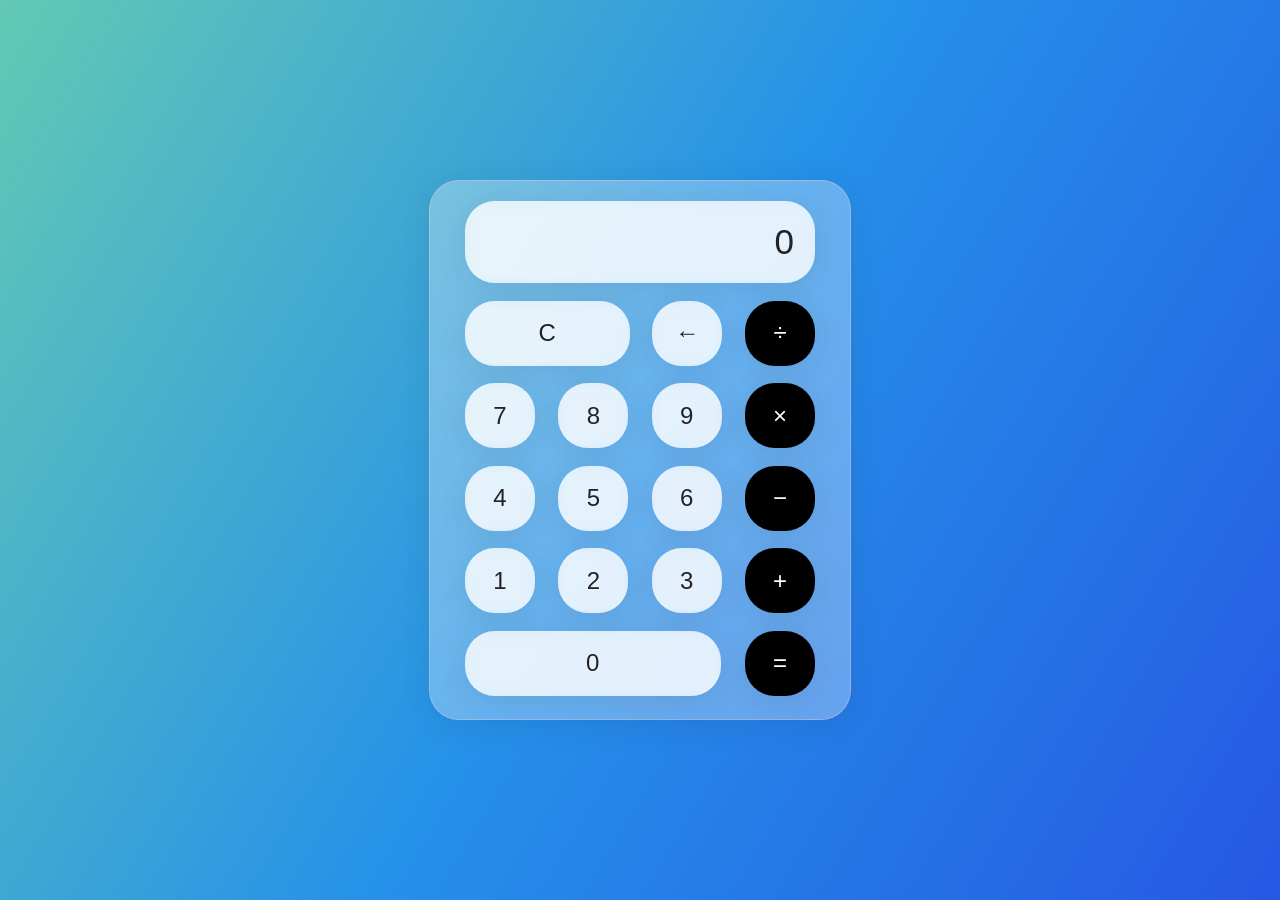
<file: index.html>
<!DOCTYPE html>
<html lang="en">
<head>
    <meta charset="UTF-8">
    <meta http-equiv="X-UA-Compatible" content="IE=edge">
    <meta name="viewport" content="width=device-width, initial-scale=1.0">
    <link rel="stylesheet" href="style.css">
    <title>Calculadora</title>
</head>
<body>
    
    <div class="wrapper">
        <section class="screen">
            0
        </section>

        <section class="calc-buttons">
            <div class="calc-button-row">
                <button class="calc-button double">
                    C
                </button>
                <button class="calc-button">
                    &larr;
                </button>
                <button class="calc-button">
                    &divide;
                </button>
            </div>

            <div class="calc-button-row">
                <button class="calc-button">
                    7
                </button>
                <button class="calc-button">
                    8
                </button>
                <button class="calc-button">
                    9
                </button>
                <button class="calc-button">
                    &times;
                </button>
            </div>

            <div class="calc-button-row">
                <button class="calc-button">
                    4
                </button>
                <button class="calc-button">
                    5
                </button>
                <button class="calc-button">
                    6
                </button>
                <button class="calc-button">
                    &minus;
                </button>
            </div>

            <div class="calc-button-row">
                <button class="calc-button">
                    1
                </button>
                <button class="calc-button">
                    2
                </button>
                <button class="calc-button">
                    3
                </button>
                <button class="calc-button">
                    &plus;
                </button>
            </div>

            <div class="calc-button-row">
                <button class="calc-button triple">
                    0
                </button>
                <button class="calc-button">
                    &equals;
                </button>
            </div>

        </section>

    </div>


        <script src="script.js"></script>
</body>
</html>

<!--
    background: rgba(255, 255, 255, 0.75);
    border: 1px solid rgba(255, 255, 255, 0.1);
-->
</file>
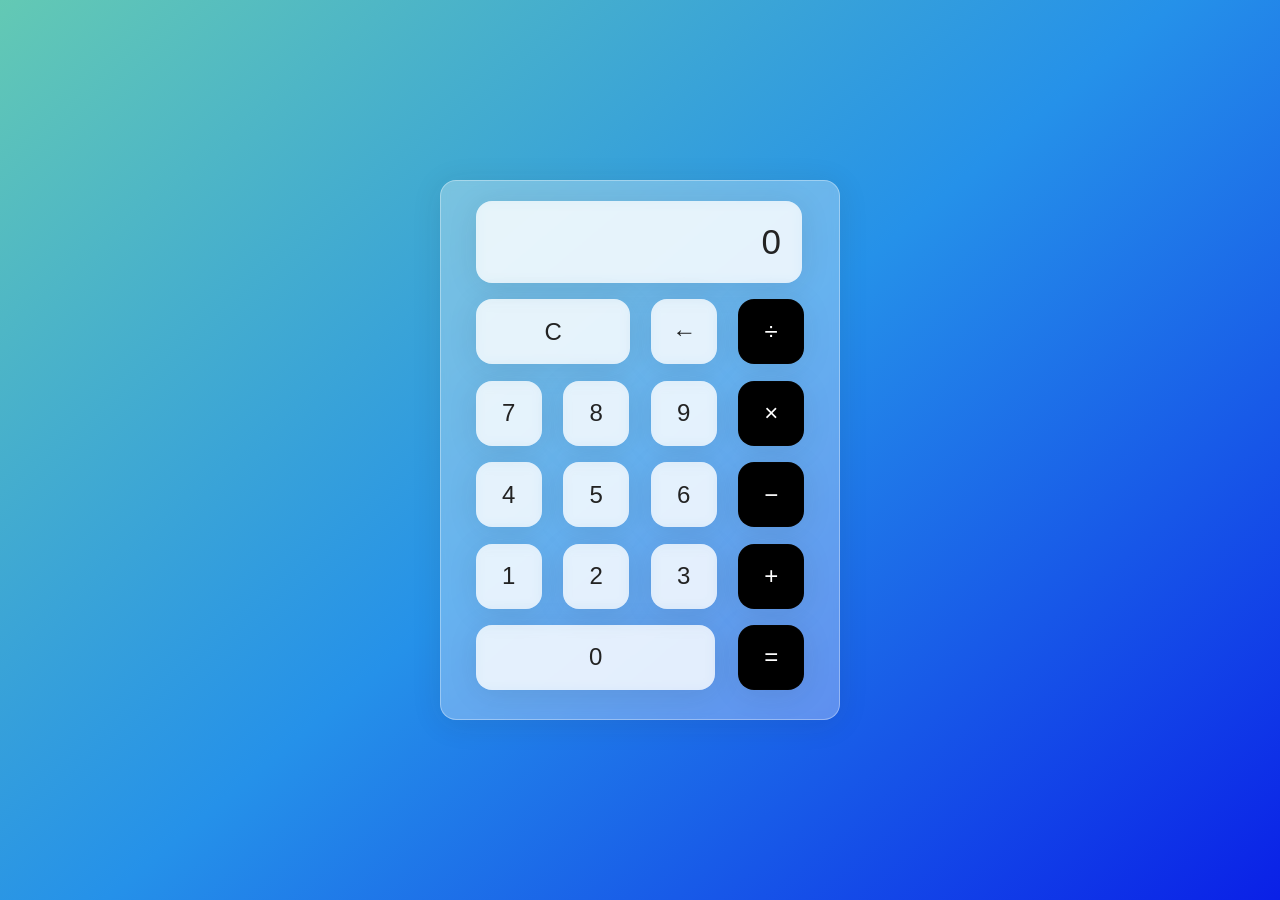
<file: Calculadora/index.html>
<!DOCTYPE html>
<html lang="en">
<head>
    <meta charset="UTF-8">
    <meta http-equiv="X-UA-Compatible" content="IE=edge">
    <meta name="viewport" content="width=device-width, initial-scale=1.0">
    <link rel="stylesheet" href="style.css">
    <title>Calculadora</title>
</head>
<body>
    
    <div class="wrapper">
        <section class="screen">
            0
        </section>

        <section class="calc-buttons">
            <div class="calc-button-row">
                <button class="calc-button double">
                    C
                </button>
                <button class="calc-button">
                    &larr;
                </button>
                <button class="calc-button">
                    &divide;
                </button>
            </div>

            <div class="calc-button-row">
                <button class="calc-button">
                    7
                </button>
                <button class="calc-button">
                    8
                </button>
                <button class="calc-button">
                    9
                </button>
                <button class="calc-button">
                    &times;
                </button>
            </div>

            <div class="calc-button-row">
                <button class="calc-button">
                    4
                </button>
                <button class="calc-button">
                    5
                </button>
                <button class="calc-button">
                    6
                </button>
                <button class="calc-button">
                    &minus;
                </button>
            </div>

            <div class="calc-button-row">
                <button class="calc-button">
                    1
                </button>
                <button class="calc-button">
                    2
                </button>
                <button class="calc-button">
                    3
                </button>
                <button class="calc-button">
                    &plus;
                </button>
            </div>

            <div class="calc-button-row">
                <button class="calc-button triple">
                    0
                </button>
                <button class="calc-button">
                    &equals;
                </button>
            </div>

        </section>

    </div>


        <script src="script.js"></script>
</body>
</html>

<!--
    background: rgba(255, 255, 255, 0.75);
    border: 1px solid rgba(255, 255, 255, 0.1);
-->
</file>
<file: style.css>
html{
    box-sizing: border-box;
    height: 100%;
}

*,
*::before,
*::after{
    box-sizing: inherit;
    margin: 0;
    padding: 0px;
}


body{
    align-items: center;
    background: linear-gradient(301deg, #2658e4, #2591e9, #63c9b4);
    display: flex;
    font-family: 'Dosis', sans-serif;  
    font-display: swap;
    height: inherit;
    justify-content: center;
}

.wrapper{
    backdrop-filter: blur(5.5px);
    -webkit-backdrop-filter: blur(5.5px); 
    border-radius: 30px;
    box-shadow: 0 4px 30px rgba(35, 35, 35, 0.1);
    color: #232323;
    backdrop-filter: blur(4px);
    -webkit-backdrop-filter: blur(4px);
    background: rgba(255, 255, 255, 0.30);
    border: 0.5px solid rgba(233, 210, 210, 0.34);
    flex-basis: 400px;
    height: 540px;
    padding: 20px 35px;
}

.screen{
    backdrop-filter: blur(5.5px);
    -webkit-backdrop-filter: blur(5.5px);
    background: rgba(255, 255, 255, 0.75);
    border: 1px solid rgba(255, 255, 255, 0.01);
    border-radius: 30px;
    box-shadow: 0 4px 30px rgba(35, 35, 35, 0.1);
    color: #232323;
    font-size: 35px;
    overflow: auto;
    padding: 20px;
    text-align: right;
    width: 350px;
}

.calc-button-row{
    display: flex;
    justify-content: space-between;
    margin: 5% 0;
}

.calc-button{
    backdrop-filter: blur(5.5px);
    -webkit-backdrop-filter: blur(5.5px);
    background: rgba(255, 255, 255, 0.75);
    border: 1px solid rgba(255, 255, 255, 0.01);
    border-radius: 30px;
    box-shadow: 0 4px 30px rgba(35, 35, 35, 0.1);
    color: #232323;
    flex-basis: 20%;
    font-family: inherit;
    font-size: 24px;
    height: 65px;
}

.calc-button:last-child{
    backdrop-filter: blur(5.5px);
    -webkit-backdrop-filter: blur(5.5px);
    background: rgba(255, 255, 255, 0.75);
    border: 1px solid rgba(255, 255, 255, 0.01);
    border-radius: 30px;
    box-shadow: 0 4px 30px rgba(42, 43, 43, 0.1);
    color: #fff;
    background: #000000;
}

.calc-button:last child:hover{
    background-color: inherit;
    color: inherit;
}

.calc-button:hover{
    background-color: inherit;
}

.calc-button:active{
    background-color: #035b85;

}

.double{
    flex-basis: 47%;
}

.triple{
    flex-basis: 73%;
}
</file>
<file: Calculadora/style.css>
html{
    box-sizing: border-box;
    height: 100%;
}

*,
*::before,
*::after{
    box-sizing: inherit;
    margin: 0;
    padding: 0;
}


body{
    align-items: center;
    background: linear-gradient(320deg, #0a20e7, #2591e9, #63c9b4);
    display: flex;
    font-family: 'Dosis', sans-serif;  
    font-display: swap;
    height: inherit;
    justify-content: center;
}

.wrapper{
    backdrop-filter: blur(5.5px);
    -webkit-backdrop-filter: blur(5.5px); 
    border-radius: 16px;
    box-shadow: 0 4px 30px rgba(35, 35, 35, 0.1);
    color: #232323;
    backdrop-filter: blur(4px);
    -webkit-backdrop-filter: blur(4px);
    background: rgba(255, 255, 255, 0.30);
    border: 1px solid rgba(255, 255, 255, 0.34);
    flex-basis: 400px;
    height: 540px;
    padding: 20px 35px;
}

.screen{
    backdrop-filter: blur(5.5px);
    -webkit-backdrop-filter: blur(5.5px);
    background: rgba(255, 255, 255, 0.75);
    border: 1px solid rgba(255, 255, 255, 0.01);
    border-radius: 16px;
    box-shadow: 0 4px 30px rgba(35, 35, 35, 0.1);
    color: #232323;
    font-size: 35px;
    overflow: auto;
    padding: 20px;
    text-align: right;
    width: 326px;
}

.calc-button-row{
    display: flex;
    justify-content: space-between;
    margin: 5% 0;
}

.calc-button{
    backdrop-filter: blur(5.5px);
    -webkit-backdrop-filter: blur(5.5px);
    background: rgba(255, 255, 255, 0.75);
    border: 1px solid rgba(255, 255, 255, 0.01);
    border-radius: 16px;
    box-shadow: 0 4px 30px rgba(35, 35, 35, 0.1);
    color: #232323;
    flex-basis: 20%;
    font-family: inherit;
    font-size: 24px;
    height: 65px;
}

.calc-button:last-child{
    backdrop-filter: blur(5.5px);
    -webkit-backdrop-filter: blur(5.5px);
    background: rgba(255, 255, 255, 0.75);
    border: 1px solid rgba(255, 255, 255, 0.01);
    border-radius: 16px;
    box-shadow: 0 4px 30px rgba(35, 35, 35, 0.1);
    color: #fff;
    background: #000000;
}

.calc-button:last child:hover{
    background-color: inherit;
    color: inherit;
}

.calc-button:hover{
    background-color: inherit;
}

.calc-button:active{
    background-color: #ffef78;

}

.double{
    flex-basis: 47%;
}

.triple{
    flex-basis: 73%;
}
</file>
